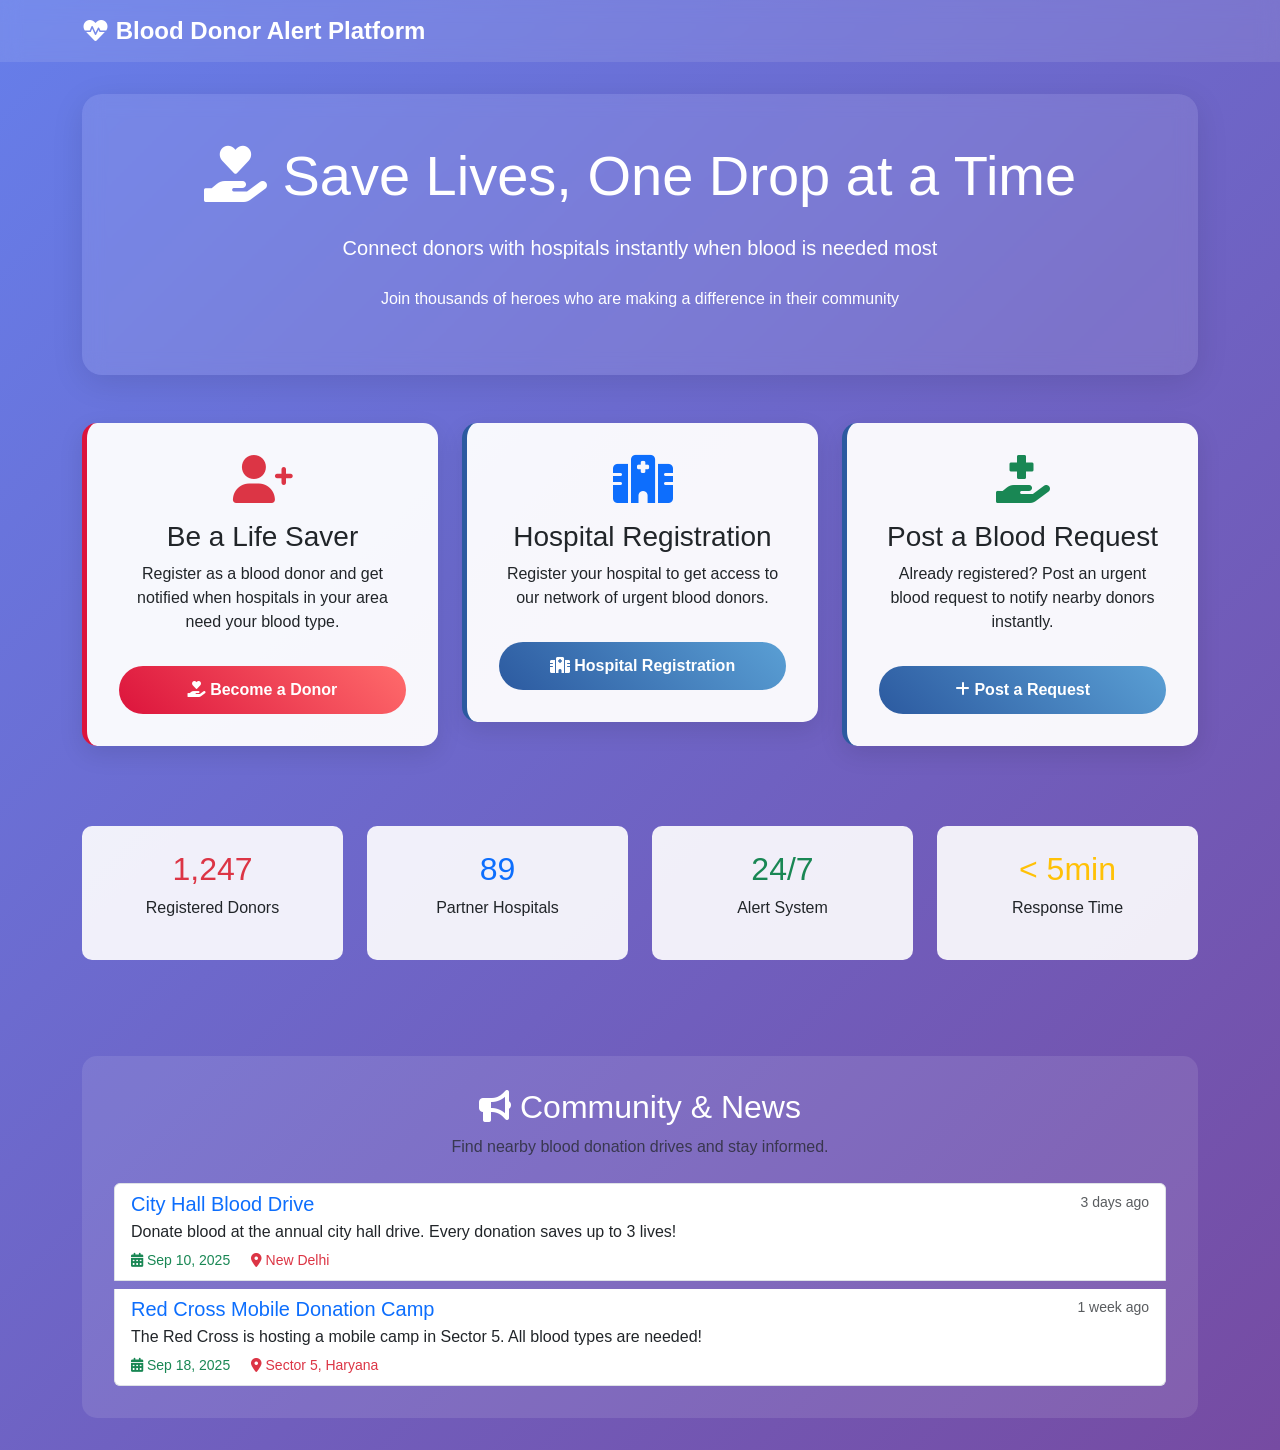
<file: home.html>
<!DOCTYPE html>
<html lang="en">
<head>
    <meta charset="UTF-8">
    <meta name="viewport" content="width=device-width, initial-scale=1.0">
    <title>🩸 Blood Donor Alert Platform</title>
    <link href="https://cdnjs.cloudflare.com/ajax/libs/bootstrap/5.3.0/css/bootstrap.min.css" rel="stylesheet">
    <link href="https://cdnjs.cloudflare.com/ajax/libs/font-awesome/6.0.0/css/all.min.css" rel="stylesheet">
    <style>
        :root {
            --blood-red: #dc143c;
            --hospital-blue: #2c5aa0;
            --success-green: #28a745;
            --not-selected-red: #dc3545;
        }

        body {
            background: linear-gradient(135deg, #667eea 0%, #764ba2 100%);
            min-height: 100vh;
            font-family: 'Segoe UI', Tahoma, Geneva, Verdana, sans-serif;
        }

        .page {
            display: none;
        }

        .page.active {
            display: block;
        }

        .hero-section {
            background: rgba(255, 255, 255, 0.1);
            backdrop-filter: blur(10px);
            border-radius: 20px;
            padding: 3rem;
            margin: 2rem 0;
            text-align: center;
            color: white;
            box-shadow: 0 8px 32px rgba(0, 0, 0, 0.1);
        }

        .feature-card {
            background: rgba(255, 255, 255, 0.95);
            border-radius: 15px;
            padding: 2rem;
            margin: 1rem 0;
            box-shadow: 0 8px 25px rgba(0, 0, 0, 0.1);
            transition: transform 0.3s ease, box-shadow 0.3s ease;
            border: none;
        }

        .feature-card:hover {
            transform: translateY(-5px);
            box-shadow: 0 15px 35px rgba(0, 0, 0, 0.15);
        }

        .donor-card {
            border-left: 5px solid var(--blood-red);
        }

        .hospital-card {
            border-left: 5px solid var(--hospital-blue);
        }

        .btn-donor {
            background: linear-gradient(45deg, #dc143c, #ff6b6b);
            color: white;
            border: none;
            padding: 12px 30px;
            border-radius: 25px;
            font-weight: 600;
            transition: all 0.3s ease;
        }

        .btn-donor:hover {
            transform: scale(1.05);
            box-shadow: 0 5px 15px rgba(220, 20, 60, 0.4);
            color: white;
        }

        .btn-hospital {
            background: linear-gradient(45deg, #2c5aa0, #5a9fd4);
            color: white;
            border: none;
            padding: 12px 30px;
            border-radius: 25px;
            font-weight: 600;
            transition: all 0.3s ease;
        }

        .btn-hospital:hover {
            transform: scale(1.05);
            box-shadow: 0 5px 15px rgba(44, 90, 160, 0.4);
            color: white;
        }

        .btn-back {
            background: linear-gradient(45deg, #6c757d, #9ca3af);
            color: white;
            border: none;
            padding: 10px 20px;
            border-radius: 20px;
            font-weight: 500;
            transition: all 0.3s ease;
        }

        .btn-back:hover {
            transform: scale(1.05);
            color: white;
        }

        .form-control {
            border-radius: 10px;
            border: 2px solid #e9ecef;
            padding: 12px 15px;
            transition: all 0.3s ease;
        }

        .form-control:focus {
            border-color: var(--blood-red);
            box-shadow: 0 0 0 0.2rem rgba(220, 20, 60, 0.25);
        }

        .pulse {
            animation: pulse 2s infinite;
        }

        @keyframes pulse {
            0% {
                transform: scale(1);
            }

            50% {
                transform: scale(1.05);
            }

            100% {
                transform: scale(1);
            }
        }

        .stats-card {
            background: rgba(255, 255, 255, 0.9);
            border-radius: 10px;
            padding: 1.5rem;
            text-align: center;
            margin: 1rem 0;
        }

        .navbar {
            background: rgba(255, 255, 255, 0.1) !important;
            backdrop-filter: blur(10px);
        }

        .navbar-brand {
            color: white !important;
            font-weight: bold;
            font-size: 1.5rem;
        }

        .info-section {
            background: rgba(255, 255, 255, 0.1);
            border-radius: 15px;
            padding: 2rem;
            margin: 2rem 0;
            color: white;
        }

        .requirements-card {
            background: rgba(255, 255, 255, 0.95);
            border-radius: 15px;
            padding: 1.5rem;
            margin: 1rem 0;
        }

        .blood-type-grid {
            display: grid;
            grid-template-columns: repeat(auto-fit, minmax(80px, 1fr));
            gap: 10px;
            margin: 15px 0;
        }

        .blood-type-option {
            text-align: center;
            padding: 15px;
            border: 2px solid #e9ecef;
            border-radius: 10px;
            cursor: pointer;
            transition: all 0.3s ease;
            background: white;
        }

        .blood-type-option:hover {
            border-color: var(--blood-red);
            background: rgba(220, 20, 60, 0.1);
        }

        .blood-type-option.selected {
            border-color: var(--blood-red);
            background: var(--blood-red);
            color: white;
        }

        .success-message {
            background: linear-gradient(45deg, var(--success-green), #34ce57);
            color: white;
            padding: 20px;
            border-radius: 15px;
            text-align: center;
            margin: 20px 0;
            display: none;
        }
        
        .loading-spinner {
            display: none;
            text-align: center;
            margin: 20px 0;
        }
    </style>
</head>
<body>
    <nav class="navbar navbar-expand-lg">
        <div class="container">
            <a class="navbar-brand" href="#" onclick="showPage('homePage')">
                <i class="fas fa-heartbeat"></i> Blood Donor Alert Platform
            </a>
        </div>
    </nav>

    <div class="container">
        <div id="homePage" class="page active">
            <div class="hero-section">
                <h1 class="display-4 mb-4">
                    <i class="fas fa-hand-holding-heart pulse"></i> Save Lives, One Drop at a Time
                </h1>
                <p class="lead">Connect donors with hospitals instantly when blood is needed most</p>
                <p class="mt-4">Join thousands of heroes who are making a difference in their community</p>
            </div>

            <div class="row">
                <div class="col-lg-4 mb-4">
                    <div class="feature-card donor-card">
                        <div class="text-center mb-3">
                            <i class="fas fa-user-plus fa-3x text-danger"></i>
                        </div>
                        <h3 class="text-center">Be a Life Saver</h3>
                        <p class="text-center">Register as a blood donor and get notified when hospitals in your area need your blood type.</p>
                        <button class="btn btn-donor w-100 mt-3" onclick="showPage('donorPage')">
                            <i class="fas fa-hand-holding-heart"></i> Become a Donor
                        </button>
                    </div>
                </div>

                <div class="col-lg-4 mb-4">
                    <div class="feature-card hospital-card">
                        <div class="text-center mb-3">
                            <i class="fas fa-hospital fa-3x text-primary"></i>
                        </div>
                        <h3 class="text-center">Hospital Registration</h3>
                        <p class="text-center">Register your hospital to get access to our network of urgent blood donors.</p>
                        <button class="btn btn-hospital w-100 mt-3" onclick="showPage('hospitalPage')">
                            <i class="fas fa-hospital"></i> Hospital Registration
                        </button>
                    </div>
                </div>

                <div class="col-lg-4 mb-4">
                    <div class="feature-card hospital-card">
                        <div class="text-center mb-3">
                            <i class="fas fa-hand-holding-medical fa-3x text-success"></i>
                        </div>
                        <h3 class="text-center">Post a Blood Request</h3>
                        <p class="text-center">Already registered? Post an urgent blood request to notify nearby donors instantly.</p>
                        <button class="btn btn-hospital w-100 mt-3" onclick="showPage('requestPage')">
                            <i class="fas fa-plus"></i> Post a Request
                        </button>
                    </div>
                </div>
            </div>

            <div class="row mt-4">
                <div class="col-md-3">
                    <div class="stats-card">
                        <h2 class="text-danger">1,247</h2>
                        <p>Registered Donors</p>
                    </div>
                </div>
                <div class="col-md-3">
                    <div class="stats-card">
                        <h2 class="text-primary">89</h2>
                        <p>Partner Hospitals</p>
                    </div>
                </div>
                <div class="col-md-3">
                    <div class="stats-card">
                        <h2 class="text-success">24/7</h2>
                        <p>Alert System</p>
                    </div>
                </div>
                <div class="col-md-3">
                    <div class="stats-card">
                        <h2 class="text-warning">< 5min</h2>
                        <p>Response Time</p>
                    </div>
                </div>
            </div>

            <div class="row mt-5">
                <div class="col-12">
                    <div class="info-section">
                        <h2 class="text-center"><i class="fas fa-bullhorn"></i> Community & News</h2>
                        <p class="text-center text-muted">Find nearby blood donation drives and stay informed.</p>
                        <div class="list-group mt-4">
                            <a href="#" class="list-group-item list-group-item-action flex-column align-items-start">
                                <div class="d-flex w-100 justify-content-between">
                                    <h5 class="mb-1 text-primary">City Hall Blood Drive</h5>
                                    <small class="text-muted">3 days ago</small>
                                </div>
                                <p class="mb-1">Donate blood at the annual city hall drive. Every donation saves up to 3 lives!</p>
                                <small class="text-success"><i class="fas fa-calendar-alt"></i> Sep 10, 2025</small>
                                <small class="text-danger ms-3"><i class="fas fa-map-marker-alt"></i> New Delhi</small>
                            </a>
                            <a href="#" class="list-group-item list-group-item-action flex-column align-items-start mt-2">
                                <div class="d-flex w-100 justify-content-between">
                                    <h5 class="mb-1 text-primary">Red Cross Mobile Donation Camp</h5>
                                    <small class="text-muted">1 week ago</small>
                                </div>
                                <p class="mb-1">The Red Cross is hosting a mobile camp in Sector 5. All blood types are needed!</p>
                                <small class="text-success"><i class="fas fa-calendar-alt"></i> Sep 18, 2025</small>
                                <small class="text-danger ms-3"><i class="fas fa-map-marker-alt"></i> Sector 5, Haryana</small>
                            </a>
                        </div>
                    </div>
                </div>
            </div>
        </div>

        <div id="donorPage" class="page">
            <div class="row">
                <div class="col-md-8">
                    <div class="feature-card">
                        <button class="btn btn-back mb-3" onclick="showPage('homePage')">
                            <i class="fas fa-arrow-left"></i> Back to Home
                        </button>
                        
                        <div class="text-center mb-4">
                            <i class="fas fa-user-plus fa-4x text-danger mb-3"></i>
                            <h2>Donor Registration</h2>
                            <p class="text-muted">Join our community of life savers</p>
                        </div>
                        
                        <form id="donorForm">
                            <div class="row">
                                <div class="col-md-6">
                                    <div class="mb-3">
                                        <label class="form-label"><i class="fas fa-user"></i> Full Name *</label>
                                        <input type="text" class="form-control" id="donorName" placeholder="Enter your full name" required>
                                    </div>
                                </div>
                                <div class="col-md-6">
                                    <div class="mb-3">
                                        <label class="form-label"><i class="fas fa-phone"></i> Phone Number *</label>
                                        <input type="tel" class="form-control" id="donorPhone" placeholder="+91 XXXXX XXXXX" required>
                                    </div>
                                </div>
                            </div>
                            
                            <div class="row">
                                <div class="col-md-6">
                                    <div class="mb-3">
                                        <label class="form-label"><i class="fas fa-envelope"></i> Email Address *</label>
                                        <input type="email" class="form-control" id="donorEmail" placeholder="your.email@example.com" required>
                                    </div>
                                </div>
                                <div class="col-md-6">
                                    <div class="mb-3">
                                        <label class="form-label"><i class="fas fa-calendar"></i> Date of Birth *</label>
                                        <input type="date" class="form-control" id="donorDob" required>
                                    </div>
                                </div>
                            </div>
                            
                            <div class="row">
                                <div class="col-md-6">
                                    <div class="mb-3">
                                        <label class="form-label"><i class="fas fa-id-card"></i> Aadhar Number *</label>
                                        <input type="text" class="form-control" id="donorAadhar" placeholder="XXXX XXXX XXXX" maxlength="14" required>
                                    </div>
                                </div>
                                <div class="col-md-6">
                                    <div class="mb-3">
                                        <label class="form-label"><i class="fas fa-weight"></i> Weight (kg) *</label>
                                        <input type="number" class="form-control" id="donorWeight" placeholder="50" min="45" required>
                                        <small class="text-muted">Minimum 45kg required</small>
                                    </div>
                                </div>
                            </div>
                            
                            <div class="mb-4">
                                <label class="form-label"><i class="fas fa-tint"></i> Blood Type *</label>
                                <div class="blood-type-grid">
                                    <div class="blood-type-option" onclick="selectBloodType(this, 'A+')" data-type="A+">
                                        <strong>A+</strong>
                                    </div>
                                    <div class="blood-type-option" onclick="selectBloodType(this, 'A-')" data-type="A-">
                                        <strong>A-</strong>
                                    </div>
                                    <div class="blood-type-option" onclick="selectBloodType(this, 'B+')" data-type="B+">
                                        <strong>B+</strong>
                                    </div>
                                    <div class="blood-type-option" onclick="selectBloodType(this, 'B-')" data-type="B-">
                                        <strong>B-</strong>
                                    </div>
                                    <div class="blood-type-option" onclick="selectBloodType(this, 'AB+')" data-type="AB+">
                                        <strong>AB+</strong>
                                    </div>
                                    <div class="blood-type-option" onclick="selectBloodType(this, 'AB-')" data-type="AB-">
                                        <strong>AB-</strong>
                                    </div>
                                    <div class="blood-type-option" onclick="selectBloodType(this, 'O+')" data-type="O+">
                                        <strong>O+</strong>
                                    </div>
                                    <div class="blood-type-option" onclick="selectBloodType(this, 'O-')" data-type="O-">
                                        <strong>O-</strong>
                                    </div>
                                </div>
                                <input type="hidden" id="donorBloodType" required>
                            </div>
                            
                            <div class="mb-3">
                                <label class="form-label"><i class="fas fa-map-marker-alt"></i> Address *</label>
                                <textarea class="form-control" id="donorAddress" rows="3" placeholder="Enter your complete address" required></textarea>
                            </div>
                            
                            <div class="row">
                                <div class="col-md-4">
                                    <div class="mb-3">
                                        <label class="form-label">City *</label>
                                        <input type="text" class="form-control" id="donorCity" placeholder="Your city" required>
                                    </div>
                                </div>
                                <div class="col-md-4">
                                    <div class="mb-3">
                                        <label class="form-label">State *</label>
                                        <input type="text" class="form-control" id="donorState" placeholder="Your state" required>
                                    </div>
                                </div>
                                <div class="col-md-4">
                                    <div class="mb-3">
                                        <label class="form-label">PIN Code *</label>
                                        <input type="text" class="form-control" id="donorPin" placeholder="110001" maxlength="6" required>
                                    </div>
                                </div>
                            </div>
                            
                            <div class="row">
                                <div class="col-md-6">
                                    <div class="mb-3">
                                        <label class="form-label">Latitude</label>
                                        <input type="number" step="0.000001" class="form-control" id="donorLat" placeholder="28.6139">
                                    </div>
                                </div>
                                <div class="col-md-6">
                                    <div class="mb-3">
                                        <label class="form-label">Longitude</label>
                                        <input type="number" step="0.000001" class="form-control" id="donorLng" placeholder="77.2090">
                                    </div>
                                </div>
                            </div>
                            
                            <div class="mb-3">
                                <button type="button" class="btn btn-outline-secondary" onclick="getLocation('donor')">
                                    <i class="fas fa-crosshairs"></i> Use My Current Location
                                </button>
                            </div>
                            
                            <div class="mb-3">
                                <label class="form-label"><i class="fas fa-calendar-alt"></i> Last Donation Date (if any)</label>
                                <input type="date" class="form-control" id="lastDonation">
                                <small class="text-muted">Leave blank if you're a first-time donor</small>
                            </div>
                            
                            <div class="mb-4">
                                <div class="form-check">
                                    <input type="checkbox" class="form-check-input" id="donorTerms" required>
                                    <label class="form-check-label" for="donorTerms">
                                        I agree to the <a href="#">Terms and Conditions</a> and <a href="#">Privacy Policy</a>
                                    </label>
                                </div>
                                <div class="form-check">
                                    <input type="checkbox" class="form-check-input" id="donorNotifications">
                                    <label class="form-check-label" for="donorNotifications">
                                        I want to receive SMS/WhatsApp notifications for urgent blood requests
                                    </label>
                                </div>
                            </div>
                            
                            <button type="button" class="btn btn-donor w-100 py-3" onclick="registerDonor()">
                                <i class="fas fa-user-check"></i> Complete Registration
                            </button>
                        </form>
                        
                        <div class="loading-spinner" id="donorLoading">
                            <div class="spinner-border text-danger" role="status">
                                <span class="visually-hidden">Loading...</span>
                            </div>
                            <p class="mt-2">Registering donor...</p>
                        </div>
                        
                        <div id="donorSuccess" class="success-message">
                            <i class="fas fa-check-circle fa-2x mb-3"></i>
                            <h4>Registration Successful!</h4>
                            <p>Thank you for joining our community of life savers. You'll receive notifications when hospitals near you need your blood type.</p>
                        </div>
                    </div>
                </div>
                
                <div class="col-md-4">
                    <div class="requirements-card">
                        <h5><i class="fas fa-info-circle text-primary"></i> Donor Requirements</h5>
                        <ul class="list-unstyled">
                            <li><i class="fas fa-check text-success"></i> Age: 18-65 years</li>
                            <li><i class="fas fa-check text-success"></i> Weight: Minimum 45kg</li>
                            <li><i class="fas fa-check text-success"></i> Good general health</li>
                            <li><i class="fas fa-check text-success"></i> No recent illness</li>
                            <li><i class="fas fa-check text-success"></i> 3 months gap between donations</li>
                        </ul>
                    </div>
                    
                    <div class="requirements-card mt-3">
                        <h5><i class="fas fa-heart text-danger"></i> Benefits</h5>
                        <ul class="list-unstyled">
                            <li><i class="fas fa-check text-success"></i> Save up to 3 lives per donation</li>
                            <li><i class="fas fa-check text-success"></i> Free health checkup</li>
                            <li><i class="fas fa-check text-success"></i> Donation certificate</li>
                            <li><i class="fas fa-check text-success"></i> Community recognition</li>
                        </ul>
                    </div>
                </div>
            </div>
        </div>

        <div id="hospitalPage" class="page">
            <div class="row">
                <div class="col-md-8">
                    <div class="feature-card">
                        <button class="btn btn-back mb-3" onclick="showPage('homePage')">
                            <i class="fas fa-arrow-left"></i> Back to Home
                        </button>
                        
                        <div class="text-center mb-4">
                            <i class="fas fa-hospital fa-4x text-primary mb-3"></i>
                            <h2>Hospital Registration</h2>
                            <p class="text-muted">Join our network to access urgent blood donors</p>
                        </div>
                        
                        <form id="hospitalForm">
                            <div class="mb-3">
                                <label class="form-label"><i class="fas fa-hospital"></i> Hospital Name *</label>
                                <input type="text" class="form-control" id="hospitalName" placeholder="Enter hospital name" required>
                            </div>
                            
                            <div class="row">
                                <div class="col-md-6">
                                    <div class="mb-3">
                                        <label class="form-label"><i class="fas fa-id-badge"></i> Registration Number *</label>
                                        <input type="text" class="form-control" id="hospitalRegNo" placeholder="Hospital registration number" required>
                                    </div>
                                </div>
                                <div class="col-md-6">
                                    <div class="mb-3">
                                        <label class="form-label"><i class="fas fa-list"></i> Hospital Type *</label>
                                        <select class="form-control" id="hospitalType" required>
                                            <option value="">Select Type</option>
                                            <option value="government">Government Hospital</option>
                                            <option value="private">Private Hospital</option>
                                            <option value="charitable">Charitable/Trust Hospital</option>
                                            <option value="specialty">Specialty Hospital</option>
                                        </select>
                                    </div>
                                </div>
                            </div>
                            
                            <div class="row">
                                <div class="col-md-6">
                                    <div class="mb-3">
                                        <label class="form-label"><i class="fas fa-phone"></i> Primary Contact Number *</label>
                                        <input type="tel" class="form-control" id="hospitalPhone" placeholder="+91 XXXXX XXXXX" required>
                                    </div>
                                </div>
                                <div class="col-md-6">
                                    <div class="mb-3">
                                        <label class="form-label"><i class="fas fa-phone-alt"></i> Emergency Contact Number *</label>
                                        <input type="tel" class="form-control" id="hospitalEmergencyPhone" placeholder="+91 XXXXX XXXXX" required>
                                    </div>
                                </div>
                            </div>
                            
                            <div class="mb-3">
                                <label class="form-label"><i class="fas fa-envelope"></i> Official Email Address *</label>
                                <input type="email" class="form-control" id="hospitalEmail" placeholder="contact@hospital.com" required>
                            </div>
                            
                            <div class="mb-3">
                                <label class="form-label"><i class="fas fa-user-md"></i> Blood Bank In-charge Name *</label>
                                <input type="text" class="form-control" id="bloodBankIncharge" placeholder="Dr. Name" required>
                            </div>
                            
                            <div class="row">
                                <div class="col-md-6">
                                    <div class="mb-3">
                                        <label class="form-label"><i class="fas fa-phone"></i> In-charge Contact *</label>
                                        <input type="tel" class="form-control" id="inchargePhone" placeholder="+91 XXXXX XXXXX" required>
                                    </div>
                                </div>
                                <div class="col-md-6">
                                    <div class="mb-3">
                                        <label class="form-label"><i class="fas fa-bed"></i> Number of Beds *</label>
                                        <input type="number" class="form-control" id="hospitalBeds" placeholder="100" required>
                                    </div>
                                </div>
                            </div>
                            
                            <div class="row">
                                <div class="col-md-6">
                                    <div class="mb-3">
                                        <label class="form-label"><i class="fas fa-clock"></i> Opening Time *</label>
                                        <input type="time" class="form-control" id="hospitalOpenTime" required>
                                    </div>
                                </div>
                                <div class="col-md-6">
                                    <div class="mb-3">
                                        <label class="form-label"><i class="fas fa-clock"></i> Closing Time *</label>
                                        <input type="time" class="form-control" id="hospitalCloseTime" required>
                                    </div>
                                </div>
                            </div>

                            <div class="mb-3">
                                <label class="form-label"><i class="fas fa-map-marker-alt"></i> Complete Address *</label>
                                <textarea class="form-control" id="hospitalAddress" rows="3" placeholder="Enter complete hospital address" required></textarea>
                            </div>
                            
                            <div class="row">
                                <div class="col-md-4">
                                    <div class="mb-3">
                                        <label class="form-label">City *</label>
                                        <input type="text" class="form-control" id="hospitalCity" placeholder="City name" required>
                                    </div>
                                </div>
                                <div class="col-md-4">
                                    <div class="mb-3">
                                        <label class="form-label">State *</label>
                                        <input type="text" class="form-control" id="hospitalState" placeholder="State name" required>
                                    </div>
                                </div>
                                <div class="col-md-4">
                                    <div class="mb-3">
                                        <label class="form-label">PIN Code *</label>
                                        <input type="text" class="form-control" id="hospitalPin" placeholder="110001" maxlength="6" required>
                                    </div>
                                </div>
                            </div>
                            
                            <div class="row">
                                <div class="col-md-6">
                                    <div class="mb-3">
                                        <label class="form-label">Latitude</label>
                                        <input type="number" step="0.000001" class="form-control" id="hospitalLat" placeholder="28.6139">
                                    </div>
                                </div>
                                <div class="col-md-6">
                                    <div class="mb-3">
                                        <label class="form-label">Longitude</label>
                                        <input type="number" step="0.000001" class="form-control" id="hospitalLng" placeholder="77.2090">
                                    </div>
                                </div>
                            </div>
                            
                            <div class="mb-3">
                                <button type="button" class="btn btn-outline-secondary" onclick="getLocation('hospital')">
                                    <i class="fas fa-crosshairs"></i> Use Current Location
                                </button>
                            </div>
                            
                            <div class="mb-4">
                                <div class="form-check">
                                    <input class="form-check-input" type="checkbox" id="hospitalTerms" required>
                                    <label class="form-check-label" for="hospitalTerms">
                                        I agree to the <a href="#">Terms and Conditions</a> and <a href="#">Privacy Policy</a>
                                    </label>
                                </div>
                            </div>
                            
                            <button type="button" class="btn btn-hospital w-100 py-3" onclick="registerHospital()">
                                <i class="fas fa-hospital-user"></i> Complete Registration
                            </button>
                        </form>
                        
                        <div class="loading-spinner" id="hospitalLoading">
                            <div class="spinner-border text-primary" role="status">
                                <span class="visually-hidden">Loading...</span>
                            </div>
                            <p class="mt-2">Registering hospital...</p>
                        </div>
                        
                        <div id="hospitalSuccess" class="success-message">
                            <i class="fas fa-check-circle fa-2x mb-3"></i>
                            <h4>Hospital Registration Successful!</h4>
                            <p>Thank you for joining our network. You can now post urgent blood requests and save lives.</p>
                        </div>
                    </div>
                </div>
                
                <div class="col-md-4">
                    <div class="requirements-card">
                        <h5><i class="fas fa-info-circle text-primary"></i> Hospital Requirements</h5>
                        <ul class="list-unstyled">
                            <li><i class="fas fa-check text-success"></i> Valid government registration</li>
                            <li><i class="fas fa-check text-success"></i> 24/7 emergency contact</li>
                            <li><i class="fas fa-check text-success"></i> On-site blood storage facility</li>
                            <li><i class="fas fa-check text-success"></i> Responsible personnel for requests</li>
                        </ul>
                    </div>
                </div>
            </div>
        </div>
        
        <div id="requestPage" class="page">
            <div class="row">
                <div class="col-md-8">
                    <div class="feature-card">
                        <button class="btn btn-back mb-3" onclick="showPage('homePage')">
                            <i class="fas fa-arrow-left"></i> Back to Home
                        </button>
                        
                        <div class="text-center mb-4">
                            <i class="fas fa-hand-holding-medical fa-4x text-success mb-3"></i>
                            <h2>Post a Blood Request</h2>
                            <p class="text-muted">Fill out the details below to notify nearby donors instantly.</p>
                        </div>
                        
                        <form id="requestForm" onsubmit="return false;">
                            <div class="mb-3">
                                <label class="form-label"><i class="fas fa-hospital"></i> Hospital ID *</label>
                                <input type="number" class="form-control" id="hospitalId" placeholder="Enter your registered Hospital ID" required>
                                <small class="text-muted">You received this ID after registration. For testing, you can check the `hospitals` table in your database.</small>
                            </div>

                            <div class="mb-3">
                                <label class="form-label"><i class="fas fa-tint"></i> Blood Type *</label>
                                <select class="form-control" id="requestBloodType" required>
                                    <option value="">Select Blood Type</option>
                                    <option value="A+">A+</option>
                                    <option value="A-">A-</option>
                                    <option value="B+">B+</option>
                                    <option value="B-">B-</option>
                                    <option value="AB+">AB+</option>
                                    <option value="AB-">AB-</option>
                                    <option value="O+">O+</option>
                                    <option value="O-">O-</option>
                                </select>
                            </div>
                            
                            <div class="mb-3">
                                <label class="form-label"><i class="fas fa-syringe"></i> Units Needed (in pints) *</label>
                                <input type="number" class="form-control" id="unitsNeeded" placeholder="e.g., 2" min="1" required>
                            </div>

                            <div class="mb-3">
                                <label class="form-label"><i class="fas fa-exclamation-triangle"></i> Urgency Level *</label>
                                <select class="form-control" id="urgency" required>
                                    <option value="">Select Urgency</option>
                                    <option value="low">Low</option>
                                    <option value="medium">Medium</option>
                                    <option value="high">High</option>
                                    <option value="critical">Critical</option>
                                </select>
                            </div>

                            <div class="mb-3">
                                <label class="form-label"><i class="fas fa-comment-medical"></i> Additional Message</label>
                                <textarea class="form-control" id="requestMessage" rows="3" placeholder="e.g., Patient is in critical condition and needs blood within 2 hours."></textarea>
                            </div>

                            <button type="button" class="btn btn-hospital w-100 py-3" onclick="postBloodRequest()">
                                <i class="fas fa-bullhorn"></i> Post Request
                            </button>
                        </form>
                        
                        <div class="loading-spinner" id="requestLoading">
                            <div class="spinner-border text-success" role="status">
                                <span class="visually-hidden">Loading...</span>
                            </div>
                            <p class="mt-2">Posting request...</p>
                        </div>
                        
                        <div id="requestSuccess" class="success-message">
                            <i class="fas fa-check-circle fa-2x mb-3"></i>
                            <h4>Request Posted!</h4>
                            <p>Nearby donors have been notified. You will get a notification as soon as they respond.</p>
                        </div>
                    </div>
                </div>
            </div>
        </div>
        
        <div id="requestResultsPage" class="page">
            <div class="row">
                <div class="col-md-8 offset-md-2">
                    <div class="feature-card">
                        <button class="btn btn-back mb-3" onclick="showPage('homePage')">
                            <i class="fas fa-arrow-left"></i> Back to Home
                        </button>
                        
                        <div class="text-center mb-4">
                            <i class="fas fa-check-circle fa-4x text-success mb-3"></i>
                            <h2 id="resultsHeader"></h2>
                            <p class="text-muted" id="resultsSubheader"></p>
                        </div>
                        
                        <hr>
                        
                        <div class="row">
                            <div class="col-md-6">
                                <h4 class="mb-3"><i class="fas fa-check-circle text-success me-2"></i> Donors Notified</h4>
                                <ul class="list-group" id="selectedDonorsList">
                                    </ul>
                            </div>
                            <div class="col-md-6">
                                <h4 class="mb-3"><i class="fas fa-users text-info me-2"></i> Other Eligible Donors</h4>
                                <ul class="list-group" id="notSelectedDonorsList">
                                    </ul>
                            </div>
                        </div>
                        
                        <div class="mt-4 text-center">
                            <button class="btn btn-hospital" onclick="showPage('requestPage')">
                                <i class="fas fa-plus"></i> Post Another Request
                            </button>
                        </div>
                    </div>
                </div>
            </div>
        </div>
    </div>

    <script src="https://cdnjs.cloudflare.com/ajax/libs/bootstrap/5.3.0/js/bootstrap.bundle.min.js"></script>
    <script>
        const API_URL = 'http://127.0.0.1:8000';

        function showPage(pageId) {
            document.querySelectorAll('.page').forEach(page => {
                page.classList.remove('active');
            });
            document.getElementById(pageId).classList.add('active');
        }

        function selectBloodType(element, type) {
            document.querySelectorAll('.blood-type-option').forEach(option => {
                option.classList.remove('selected');
            });
            element.classList.add('selected');
            document.getElementById('donorBloodType').value = type;
        }

        function getLocation(userType) {
            if (navigator.geolocation) {
                navigator.geolocation.getCurrentPosition(
                    (position) => {
                        const lat = position.coords.latitude;
                        const lng = position.coords.longitude;
                        if (userType === 'donor') {
                            document.getElementById('donorLat').value = lat;
                            document.getElementById('donorLng').value = lng;
                        } else if (userType === 'hospital') {
                            document.getElementById('hospitalLat').value = lat;
                            document.getElementById('hospitalLng').value = lng;
                        }
                    },
                    (error) => {
                        console.error('Error getting location:', error);
                        alert("Geolocation is not supported by this browser or permission was denied.");
                    }
                );
            } else {
                alert("Geolocation is not supported by this browser.");
            }
        }

        async function registerDonor() {
            const form = document.getElementById('donorForm');
            if (form.checkValidity()) {
                document.getElementById('donorLoading').style.display = 'block';
                
                const donorData = {
                    name: document.getElementById('donorName').value,
                    phone: document.getElementById('donorPhone').value,
                    email: document.getElementById('donorEmail').value,
                    dob: document.getElementById('donorDob').value,
                    aadhar: document.getElementById('donorAadhar').value,
                    weight: parseFloat(document.getElementById('donorWeight').value),
                    blood_type: document.getElementById('donorBloodType').value,
                    address: document.getElementById('donorAddress').value,
                    city: document.getElementById('donorCity').value,
                    state: document.getElementById('donorState').value,
                    pincode: document.getElementById('donorPin').value,
                    latitude: parseFloat(document.getElementById('donorLat').value) || 0,
                    longitude: parseFloat(document.getElementById('donorLng').value) || 0,
                    last_donation: document.getElementById('lastDonation').value || null,
                    receive_notifications: document.getElementById('donorNotifications').checked
                };

                try {
                    const response = await fetch(`${API_URL}/register/donor`, {
                        method: 'POST',
                        headers: { 'Content-Type': 'application/json' },
                        body: JSON.stringify(donorData)
                    });
                    
                    const data = await response.json();
                    
                    if (response.ok) {
                        console.log('Success:', data);
                        form.style.display = 'none';
                        document.getElementById('donorLoading').style.display = 'none';
                        document.getElementById('donorSuccess').style.display = 'block';
                    } else {
                        console.error('Error:', data.detail);
                        document.getElementById('donorLoading').style.display = 'none';
                        alert(`Registration failed: ${data.detail}`);
                    }
                } catch (error) {
                    console.error('Network Error:', error);
                    document.getElementById('donorLoading').style.display = 'none';
                    alert('An error occurred. Please check if the backend server is running and the URL is correct.');
                }
            } else {
                form.reportValidity();
            }
        }

        async function registerHospital() {
            const form = document.getElementById('hospitalForm');
            if (form.checkValidity()) {
                document.getElementById('hospitalLoading').style.display = 'block';
                
                const hospitalData = {
                    hospitalName: document.getElementById('hospitalName').value,
                    hospitalRegNo: document.getElementById('hospitalRegNo').value,
                    hospitalType: document.getElementById('hospitalType').value,
                    hospitalPhone: document.getElementById('hospitalPhone').value,
                    hospitalEmergencyPhone: document.getElementById('hospitalEmergencyPhone').value,
                    hospitalEmail: document.getElementById('hospitalEmail').value,
                    bloodBankIncharge: document.getElementById('bloodBankIncharge').value,
                    inchargePhone: document.getElementById('inchargePhone').value,
                    hospitalBeds: parseInt(document.getElementById('hospitalBeds').value),
                    hospitalAddress: document.getElementById('hospitalAddress').value,
                    hospitalCity: document.getElementById('hospitalCity').value,
                    hospitalState: document.getElementById('hospitalState').value,
                    hospitalPin: document.getElementById('hospitalPin').value,
                    hospitalLat: parseFloat(document.getElementById('hospitalLat').value) || 0,
                    hospitalLng: parseFloat(document.getElementById('hospitalLng').value) || 0,
                    hospitalOpenTime: document.getElementById('hospitalOpenTime').value,
                    hospitalCloseTime: document.getElementById('hospitalCloseTime').value,
                    services: []
                };

                try {
                    const response = await fetch(`${API_URL}/register/hospital`, {
                        method: 'POST',
                        headers: { 'Content-Type': 'application/json' },
                        body: JSON.stringify(hospitalData)
                    });
                    
                    const data = await response.json();
                    
                    if (response.ok) {
                        console.log('Success:', data);
                        form.style.display = 'none';
                        document.getElementById('hospitalLoading').style.display = 'none';
                        document.getElementById('hospitalSuccess').style.display = 'block';
                    } else {
                        console.error('Error:', data.detail);
                        document.getElementById('hospitalLoading').style.display = 'none';
                        alert(`Registration failed: ${data.detail}`);
                    }
                } catch (error) {
                    console.error('Network Error:', error);
                    document.getElementById('hospitalLoading').style.display = 'none';
                    alert('An error occurred. Please check if the backend server is running and the URL is correct.');
                }
            } else {
                form.reportValidity();
            }
        }

        async function postBloodRequest() {
            const form = document.getElementById('requestForm');
            if (form.checkValidity()) {
                document.getElementById('requestLoading').style.display = 'block';
                
                const requestData = {
                    hospital_id: parseInt(document.getElementById('hospitalId').value),
                    blood_type: document.getElementById('requestBloodType').value,
                    units_needed: parseInt(document.getElementById('unitsNeeded').value),
                    urgency: document.getElementById('urgency').value,
                    message: document.getElementById('requestMessage').value || null
                };

                try {
                    const response = await fetch(`${API_URL}/request/blood`, {
                        method: 'POST',
                        headers: { 'Content-Type': 'application/json' },
                        body: JSON.stringify(requestData)
                    });
                    
                    const data = await response.json();
                    
                    if (response.ok) {
                        console.log('Success:', data);
                        // Redirect to the new results page with data in the URL
                        const url = `result.html?data=${encodeURIComponent(JSON.stringify(data))}`;
                        window.location.href = url;
                    } else {
                        console.error('Error:', data.detail);
                        document.getElementById('requestLoading').style.display = 'none';
                        alert(`Request failed: ${data.detail}`);
                    }
                } catch (error) {
                    console.error('Network Error:', error);
                    document.getElementById('requestLoading').style.display = 'none';
                    alert('An error occurred. Please check if the backend server is running.');
                }
            } else {
                form.reportValidity();
            }
        }

        function renderRequestResults(data) {
            // This function is no longer needed in index.html, as it's now in results.html
        }
    </script>
</body>
</html>
</file>
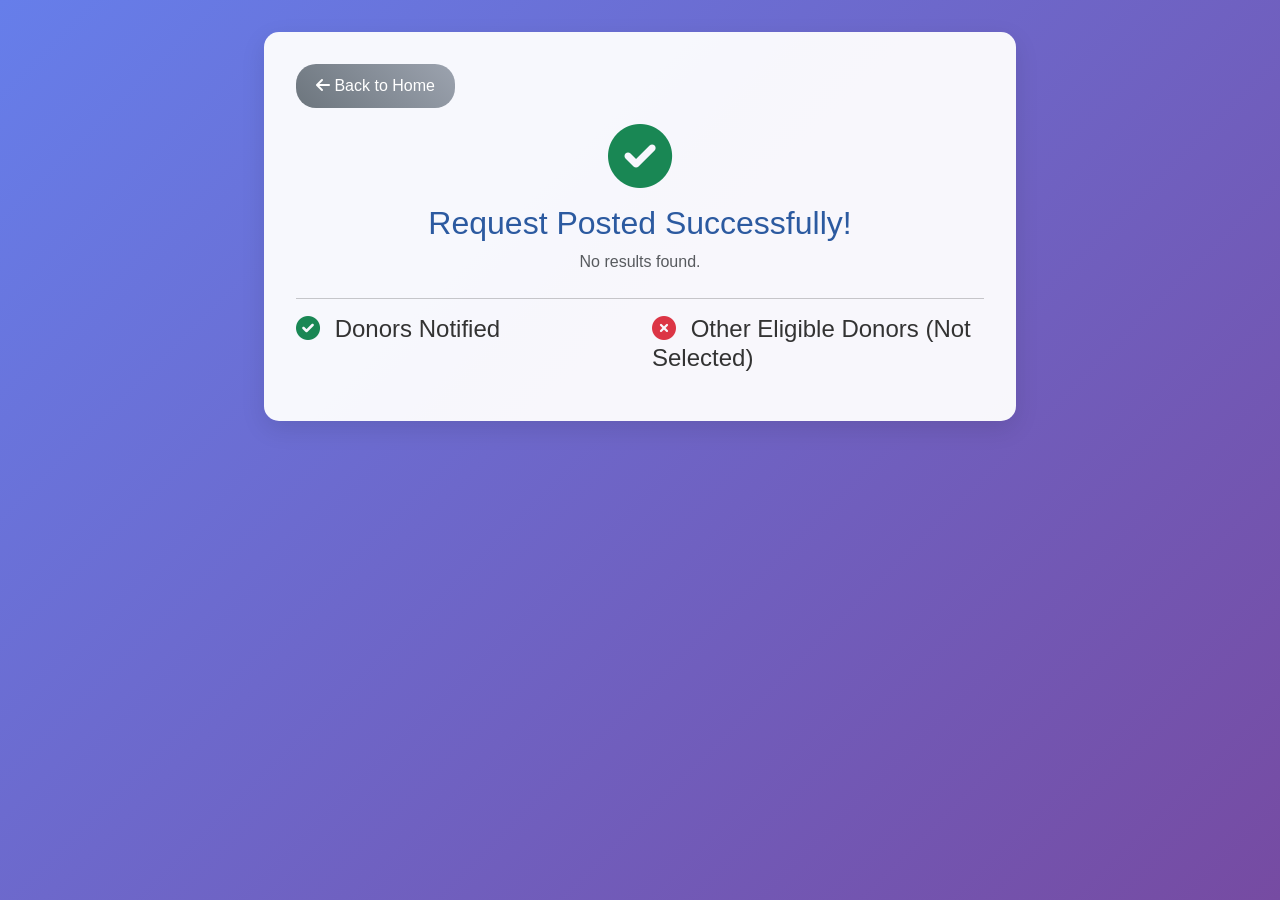
<file: result.html>
<!DOCTYPE html>
<html lang="en">
<head>
    <meta charset="UTF-8">
    <meta name="viewport" content="width=device-width, initial-scale=1.0">
    <title>Request Results</title>
    <link href="https://cdnjs.cloudflare.com/ajax/libs/bootstrap/5.3.0/css/bootstrap.min.css" rel="stylesheet">
    <link href="https://cdnjs.cloudflare.com/ajax/libs/font-awesome/6.0.0/css/all.min.css" rel="stylesheet">
    <style>
        :root {
            --blood-red: #dc143c;
            --hospital-blue: #2c5aa0;
            --success-green: #28a745;
            --not-selected-red: #dc3545;
        }
        body {
            background: linear-gradient(135deg, #667eea 0%, #764ba2 100%);
            min-height: 100vh;
            font-family: 'Segoe UI', Tahoma, Geneva, Verdana, sans-serif;
            color: #333;
        }
        .container {
            padding: 2rem 0;
        }
        .feature-card {
            background: rgba(255, 255, 255, 0.95);
            border-radius: 15px;
            padding: 2rem;
            box-shadow: 0 8px 25px rgba(0, 0, 0, 0.1);
            border: none;
        }
        .btn-back {
            background: linear-gradient(45deg, #6c757d, #9ca3af);
            color: white;
            border: none;
            padding: 10px 20px;
            border-radius: 20px;
            font-weight: 500;
            transition: all 0.3s ease;
        }
        .btn-back:hover {
            transform: scale(1.05);
            color: white;
        }
        .donor-list-item {
            background: #f8f9fa;
            border-radius: 8px;
            padding: 15px;
            margin-bottom: 10px;
            box-shadow: 0 2px 8px rgba(0,0,0,0.05);
        }
        .notified-donor {
            border-left: 4px solid var(--success-green);
        }
        .not-selected-donor {
            border-left: 4px solid var(--not-selected-red);
        }
        .results-header {
            color: var(--hospital-blue);
        }
    </style>
</head>
<body>
    <div class="container">
        <div class="row">
            <div class="col-md-8 offset-md-2">
                <div class="feature-card">
                    <a href="index.html" class="btn btn-back mb-3">
                        <i class="fas fa-arrow-left"></i> Back to Home
                    </a>
                    
                    <div class="text-center mb-4">
                        <i class="fas fa-check-circle fa-4x text-success mb-3"></i>
                        <h2 class="results-header">Request Posted Successfully!</h2>
                        <p class="text-muted" id="resultsSubheader">Loading results...</p>
                    </div>
                    
                    <hr>
                    
                    <div class="row">
                        <div class="col-md-6">
                            <h4 class="mb-3"><i class="fas fa-check-circle text-success me-2"></i> Donors Notified</h4>
                            <div id="selectedDonorsList">
                                </div>
                        </div>
                        <div class="col-md-6">
                            <h4 class="mb-3"><i class="fas fa-times-circle text-danger me-2"></i> Other Eligible Donors (Not Selected)</h4>
                            <div id="notSelectedDonorsList">
                                </div>
                        </div>
                    </div>
                </div>
            </div>
        </div>
    </div>

    <script src="https://cdnjs.cloudflare.com/ajax/libs/bootstrap/5.3.0/js/bootstrap.bundle.min.js"></script>
    <script>
        document.addEventListener('DOMContentLoaded', () => {
            const params = new URLSearchParams(window.location.search);
            const dataString = params.get('data');
            
            if (dataString) {
                const data = JSON.parse(decodeURIComponent(dataString));
                renderRequestResults(data);
            } else {
                document.getElementById('resultsSubheader').innerText = 'No results found.';
            }
        });

        function renderRequestResults(data) {
            document.getElementById('resultsSubheader').innerHTML = `A total of <strong>${data.notified_donors.length}</strong> donors were notified based on priority. The remaining ${data.not_selected_donors.length} donors were placed on a waiting list.`;

            const selectedDonorsList = document.getElementById('selectedDonorsList');
            selectedDonorsList.innerHTML = '';
            if (data.notified_donors.length > 0) {
                data.notified_donors.forEach(donorName => {
                    selectedDonorsList.innerHTML += `
                        <div class="donor-list-item notified-donor mb-2">
                            <i class="fas fa-check-circle text-success me-2"></i>
                            <strong>${donorName}</strong>
                            <small class="text-muted d-block">Selected for notification</small>
                        </div>`;
                });
            } else {
                selectedDonorsList.innerHTML = `
                    <div class="donor-list-item">
                        <i class="fas fa-info-circle text-info me-2"></i>
                        No donors were selected for notification.
                    </div>`;
            }

            const notSelectedDonorsList = document.getElementById('notSelectedDonorsList');
            notSelectedDonorsList.innerHTML = '';
            if (data.not_selected_donors.length > 0) {
                data.not_selected_donors.forEach(donorName => {
                    notSelectedDonorsList.innerHTML += `
                        <div class="donor-list-item not-selected-donor mb-2">
                            <i class="fas fa-times-circle text-danger me-2"></i>
                            <span>${donorName}</span>
                            <small class="text-muted d-block">Not selected for this request</small>
                        </div>`;
                });
            } else {
                notSelectedDonorsList.innerHTML = `
                    <div class="donor-list-item">
                        <i class="fas fa-info-circle text-info me-2"></i>
                        No other eligible donors were found.
                    </div>`;
            }
        }
    </script>
</body>
</html>
</file>
